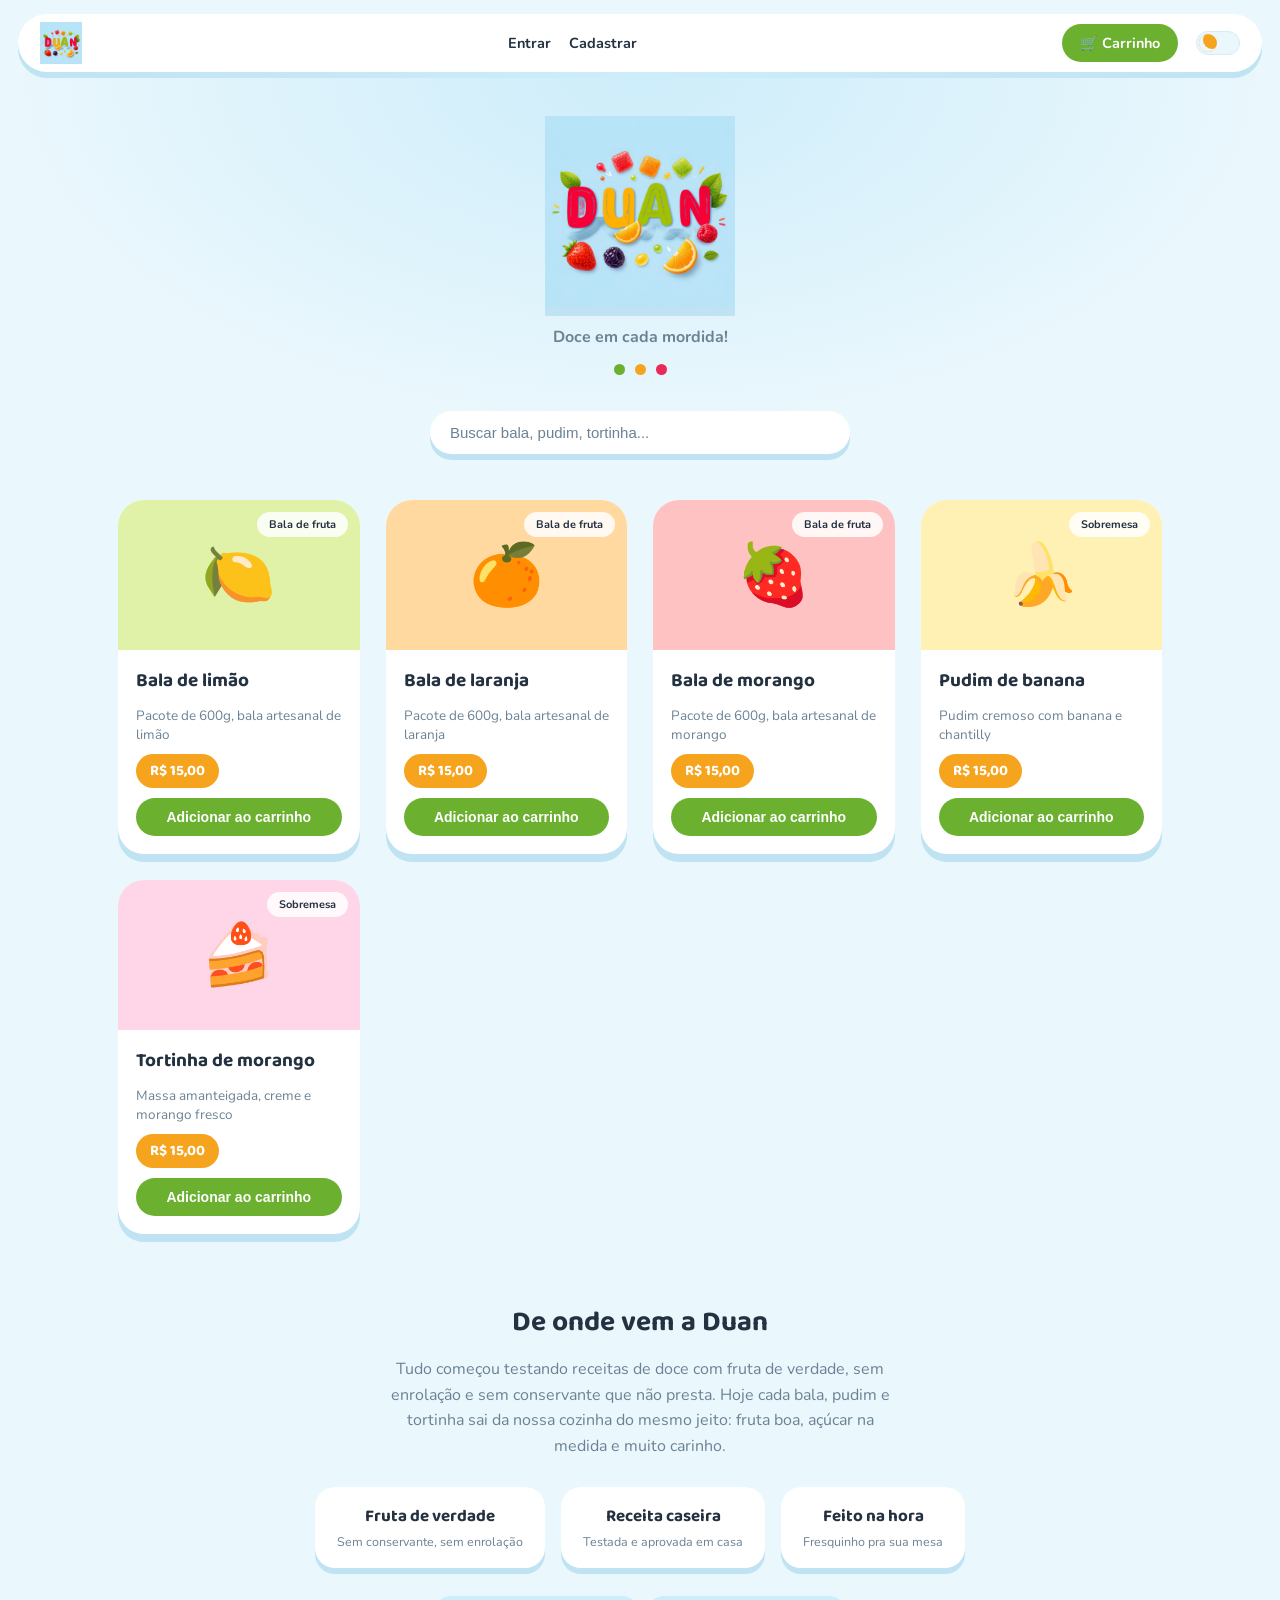
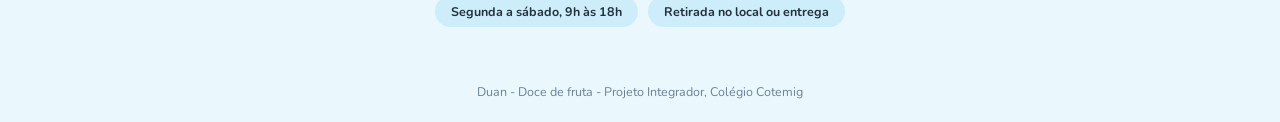
<file: docs/index.html>
<!DOCTYPE html>
<html lang="pt-BR">
<head>
  <meta charset="UTF-8">
  <meta name="viewport" content="width=device-width, initial-scale=1.0">
  <title>Duan - Cardápio</title>
  <link rel="preconnect" href="https://fonts.googleapis.com">
  <link rel="preconnect" href="https://fonts.gstatic.com" crossorigin>
  <link href="https://fonts.googleapis.com/css2?family=Baloo+2:wght@700;800&family=Nunito:wght@400;600;700&display=swap" rel="stylesheet">
  <link rel="stylesheet" href="css/style.css">
</head>
<body>

  <nav class="navbar">
    <a class="logo" href="index.html"><img src="../assets/logo-duan.png" alt="Duan"></a>
    <div class="links" id="areaConta">
      <a href="login.html">Entrar</a>
      <a href="cadastro.html">Cadastrar</a>
    </div>
    <div class="links">
      <a href="carrinho.html" class="btn-carrinho">
        🛒 Carrinho
        <span class="qtd" id="qtdCarrinho">0</span>
      </a>
      <button class="btn-tema" id="btnTema" aria-label="Alternar tema">
        <span class="trilha"><span class="bolinha"></span></span>
      </button>
    </div>
  </nav>

  <section class="hero">
    <img class="logo-grande" src="../assets/logo-duan.png" alt="Duan">
    <p>Doce em cada mordida!</p>
    <div class="pontinhos"><span></span><span></span><span></span></div>
  </section>

  <div class="busca-wrap">
    <input type="text" id="campoBusca" placeholder="Buscar bala, pudim, tortinha...">
  </div>

  <div class="grid-produtos" id="gridProdutos"></div>

  <section class="sobre">
    <h2>De onde vem a Duan</h2>
    <p>
      Tudo começou testando receitas de doce com fruta de verdade, sem enrolação e sem
      conservante que não presta. Hoje cada bala, pudim e tortinha sai da nossa cozinha
      do mesmo jeito: fruta boa, açúcar na medida e muito carinho.
    </p>
    <div class="fatos-fita">
      <div class="fato-pill">
        <strong>Fruta de verdade</strong>
        <span>Sem conservante, sem enrolação</span>
      </div>
      <div class="fato-pill">
        <strong>Receita caseira</strong>
        <span>Testada e aprovada em casa</span>
      </div>
      <div class="fato-pill">
        <strong>Feito na hora</strong>
        <span>Fresquinho pra sua mesa</span>
      </div>
    </div>
  </section>

  <div class="info-funcionamento">
    <span>Segunda a sábado, 9h às 18h</span>
    <span>Retirada no local ou entrega</span>
  </div>

  <footer>
    Duan - Doce de fruta - Projeto Integrador, Colégio Cotemig
  </footer>

  <script src="js/produtos.js"></script>
  <script src="js/carrinho.js"></script>
  <script src="js/auth.js"></script>
  <script src="js/tema.js"></script>
</body>
</html>
</file>
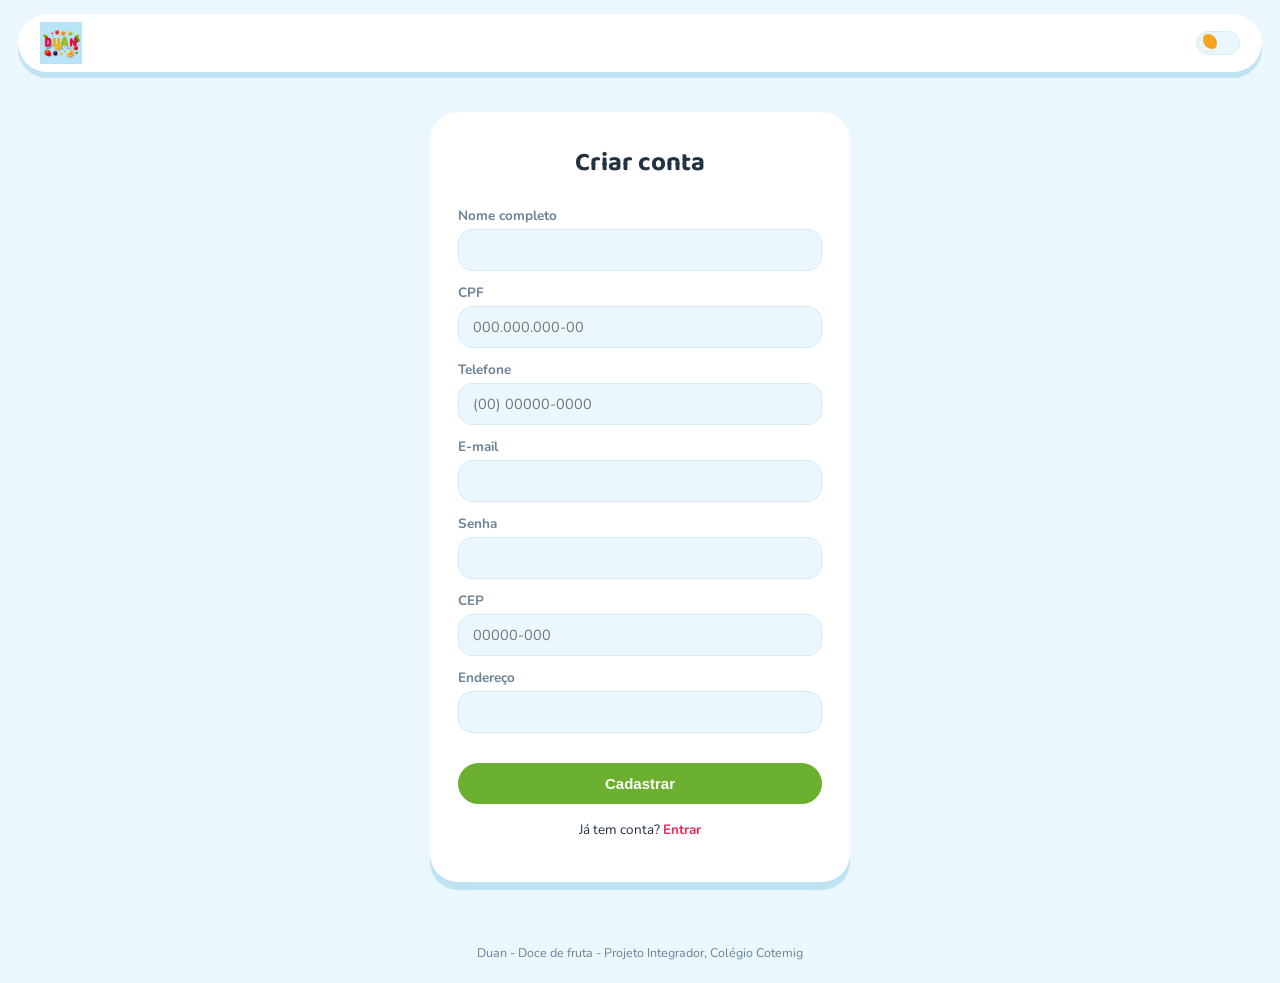
<file: docs/cadastro.html>
<!DOCTYPE html>
<html lang="pt-BR">
<head>
  <meta charset="UTF-8">
  <meta name="viewport" content="width=device-width, initial-scale=1.0">
  <title>Duan - Cadastro</title>
  <link rel="preconnect" href="https://fonts.googleapis.com">
  <link rel="preconnect" href="https://fonts.gstatic.com" crossorigin>
  <link href="https://fonts.googleapis.com/css2?family=Baloo+2:wght@700;800&family=Nunito:wght@400;600;700&display=swap" rel="stylesheet">
  <link rel="stylesheet" href="css/style.css">
</head>
<body>

  <nav class="navbar">
    <a class="logo" href="index.html"><img src="../assets/logo-duan.png" alt="Duan"></a>
    <div class="links">
      <button class="btn-tema" id="btnTema" aria-label="Alternar tema">
        <span class="trilha"><span class="bolinha"></span></span>
      </button>
    </div>
  </nav>

  <div class="form-box">
    <h2>Criar conta</h2>
    <form onsubmit="cadastrarCliente(event)">
      <label for="txtNome">Nome completo</label>
      <input type="text" id="txtNome" maxlength="100" required>

      <label for="txtCpf">CPF</label>
      <input type="text" id="txtCpf" inputmode="numeric" placeholder="000.000.000-00" maxlength="14" required>

      <label for="txtTelefone">Telefone</label>
      <input type="text" id="txtTelefone" inputmode="numeric" placeholder="(00) 00000-0000" maxlength="16" required>

      <label for="txtEmail">E-mail</label>
      <input type="email" id="txtEmail" maxlength="100" required>

      <label for="txtSenha">Senha</label>
      <input type="password" id="txtSenha" maxlength="50" required>

      <label for="txtCep">CEP</label>
      <input type="text" id="txtCep" inputmode="numeric" placeholder="00000-000" maxlength="9" required>

      <label for="txtEndereco">Endereço</label>
      <input type="text" id="txtEndereco" maxlength="150" required>

      <div class="erro" id="msgErro"></div>
      <button type="submit">Cadastrar</button>
    </form>
    <p class="troca">Já tem conta? <a href="login.html">Entrar</a></p>
  </div>

  <footer>Duan - Doce de fruta - Projeto Integrador, Colégio Cotemig</footer>

  <script src="js/mascara.js"></script>
  <script src="js/auth.js"></script>
  <script src="js/tema.js"></script>
</body>
</html>
</file>
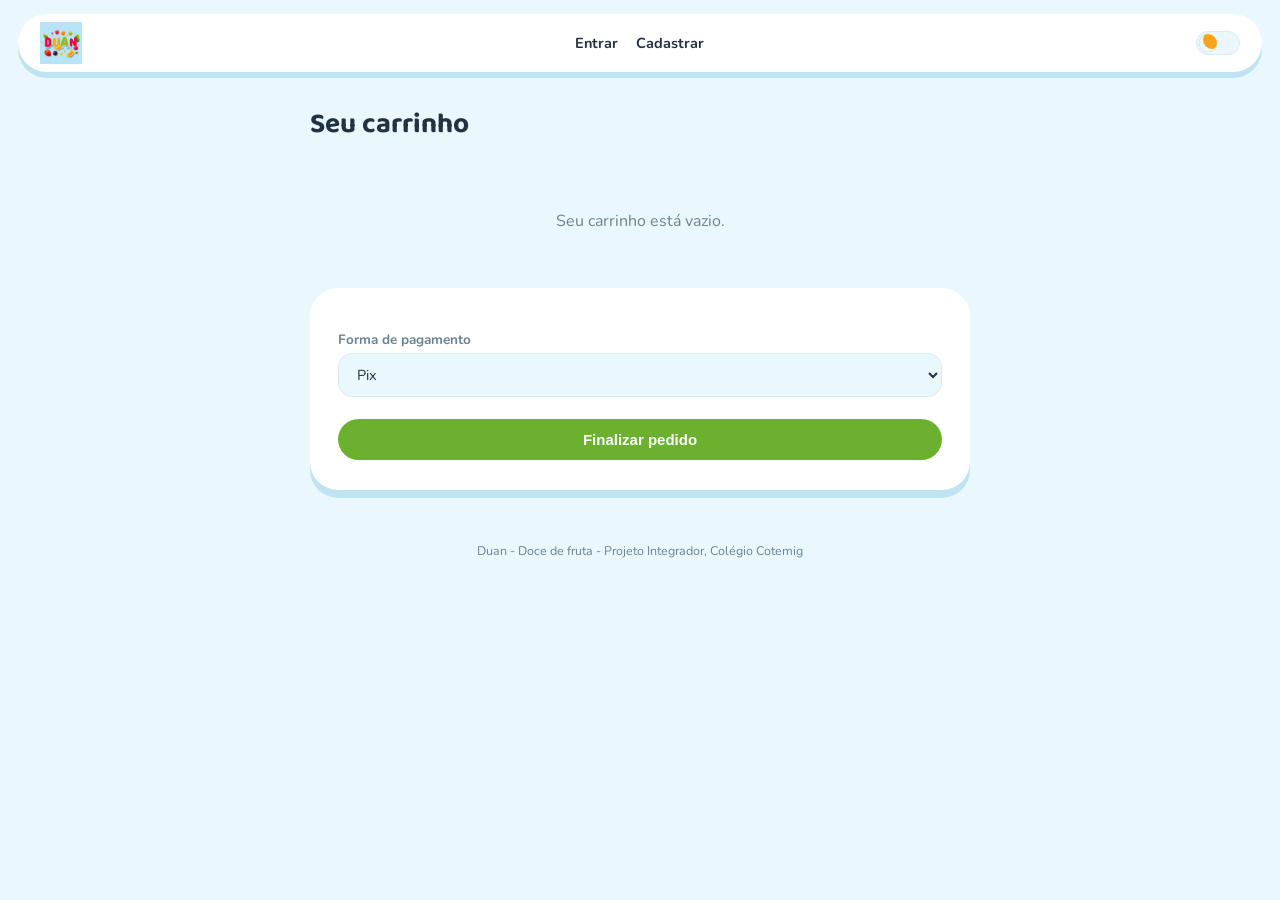
<file: docs/carrinho.html>
<!DOCTYPE html>
<html lang="pt-BR">
<head>
  <meta charset="UTF-8">
  <meta name="viewport" content="width=device-width, initial-scale=1.0">
  <title>Duan - Carrinho</title>
  <link rel="preconnect" href="https://fonts.googleapis.com">
  <link rel="preconnect" href="https://fonts.gstatic.com" crossorigin>
  <link href="https://fonts.googleapis.com/css2?family=Baloo+2:wght@700;800&family=Nunito:wght@400;600;700&display=swap" rel="stylesheet">
  <link rel="stylesheet" href="css/style.css">
</head>
<body>

  <nav class="navbar">
    <a class="logo" href="index.html"><img src="../assets/logo-duan.png" alt="Duan"></a>
    <div class="links" id="areaConta">
      <a href="login.html">Entrar</a>
      <a href="cadastro.html">Cadastrar</a>
    </div>
    <div class="links">
      <button class="btn-tema" id="btnTema" aria-label="Alternar tema">
        <span class="trilha"><span class="bolinha"></span></span>
      </button>
    </div>
  </nav>

  <div class="carrinho-wrap">
    <h2>Seu carrinho</h2>

    <div id="listaCarrinho"></div>

    <div class="resumo-total" id="resumoTotal">
      <span>Total</span>
      <span id="valorTotal">R$ 0,00</span>
    </div>

    <div class="form-box" style="margin: 0 0 20px; max-width: 100%;">
      <label for="cmbPagamento">Forma de pagamento</label>
      <select id="cmbPagamento">
        <option value="Pix">Pix</option>
        <option value="Cartão de crédito">Cartão de crédito</option>
        <option value="Cartão de débito">Cartão de débito</option>
        <option value="Dinheiro">Dinheiro</option>
      </select>

      <button type="button" onclick="finalizarPedido()">Finalizar pedido</button>
    </div>
  </div>

  <footer>Duan - Doce de fruta - Projeto Integrador, Colégio Cotemig</footer>

  <script src="js/produtos.js"></script>
  <script src="js/carrinho.js"></script>
  <script src="js/auth.js"></script>
  <script src="js/tema.js"></script>
</body>
</html>
</file>
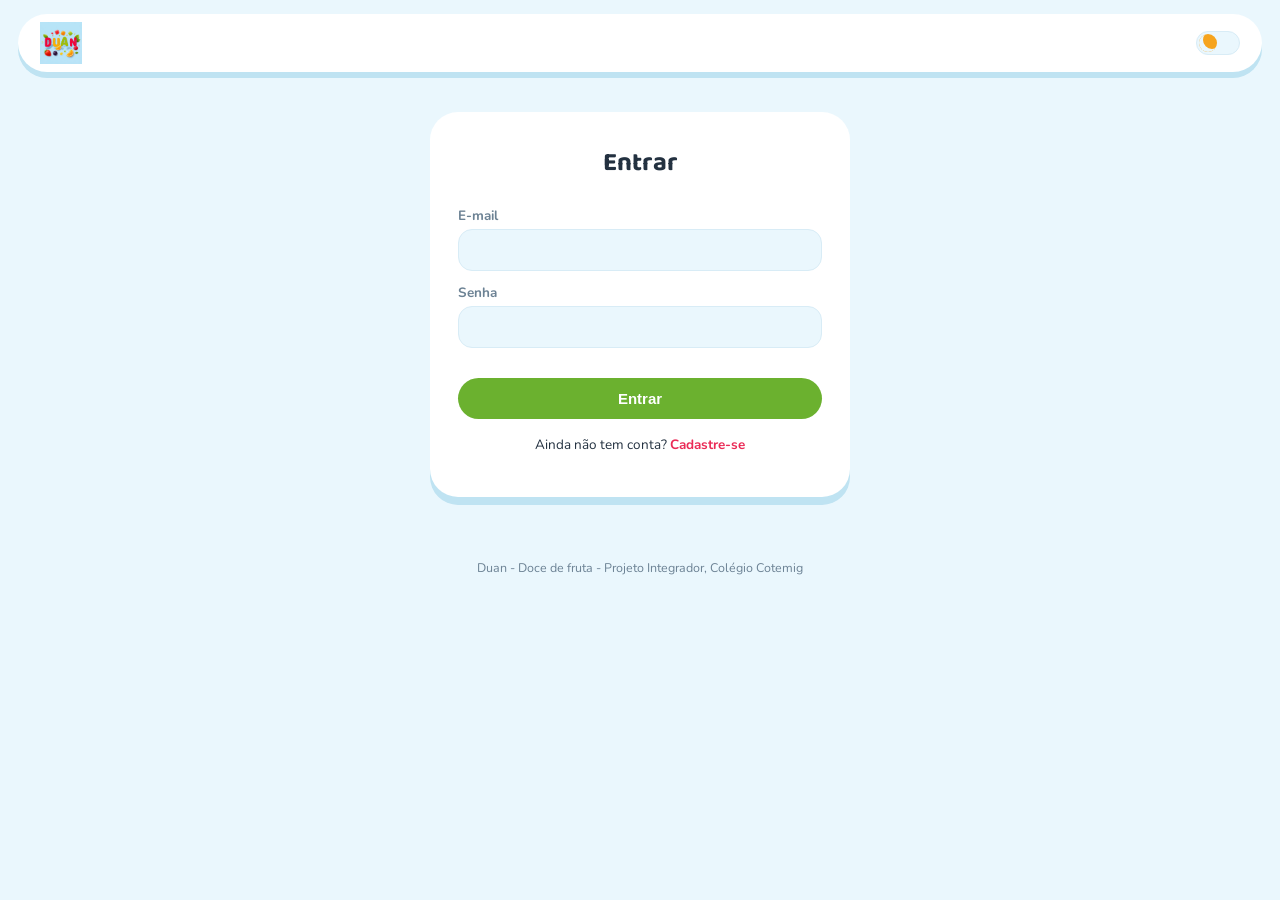
<file: docs/login.html>
<!DOCTYPE html>
<html lang="pt-BR">
<head>
  <meta charset="UTF-8">
  <meta name="viewport" content="width=device-width, initial-scale=1.0">
  <title>Duan - Entrar</title>
  <link rel="preconnect" href="https://fonts.googleapis.com">
  <link rel="preconnect" href="https://fonts.gstatic.com" crossorigin>
  <link href="https://fonts.googleapis.com/css2?family=Baloo+2:wght@700;800&family=Nunito:wght@400;600;700&display=swap" rel="stylesheet">
  <link rel="stylesheet" href="css/style.css">
</head>
<body>

  <nav class="navbar">
    <a class="logo" href="index.html"><img src="../assets/logo-duan.png" alt="Duan"></a>
    <div class="links">
      <button class="btn-tema" id="btnTema" aria-label="Alternar tema">
        <span class="trilha"><span class="bolinha"></span></span>
      </button>
    </div>
  </nav>

  <div class="form-box">
    <h2>Entrar</h2>
    <form onsubmit="fazerLogin(event)">
      <label for="txtEmail">E-mail</label>
      <input type="email" id="txtEmail" maxlength="100" required>

      <label for="txtSenha">Senha</label>
      <input type="password" id="txtSenha" maxlength="50" required>

      <div class="erro" id="msgErro"></div>
      <button type="submit">Entrar</button>
    </form>
    <p class="troca">Ainda não tem conta? <a href="cadastro.html">Cadastre-se</a></p>
  </div>

  <footer>Duan - Doce de fruta - Projeto Integrador, Colégio Cotemig</footer>

  <script src="js/auth.js"></script>
  <script src="js/tema.js"></script>
</body>
</html>
</file>
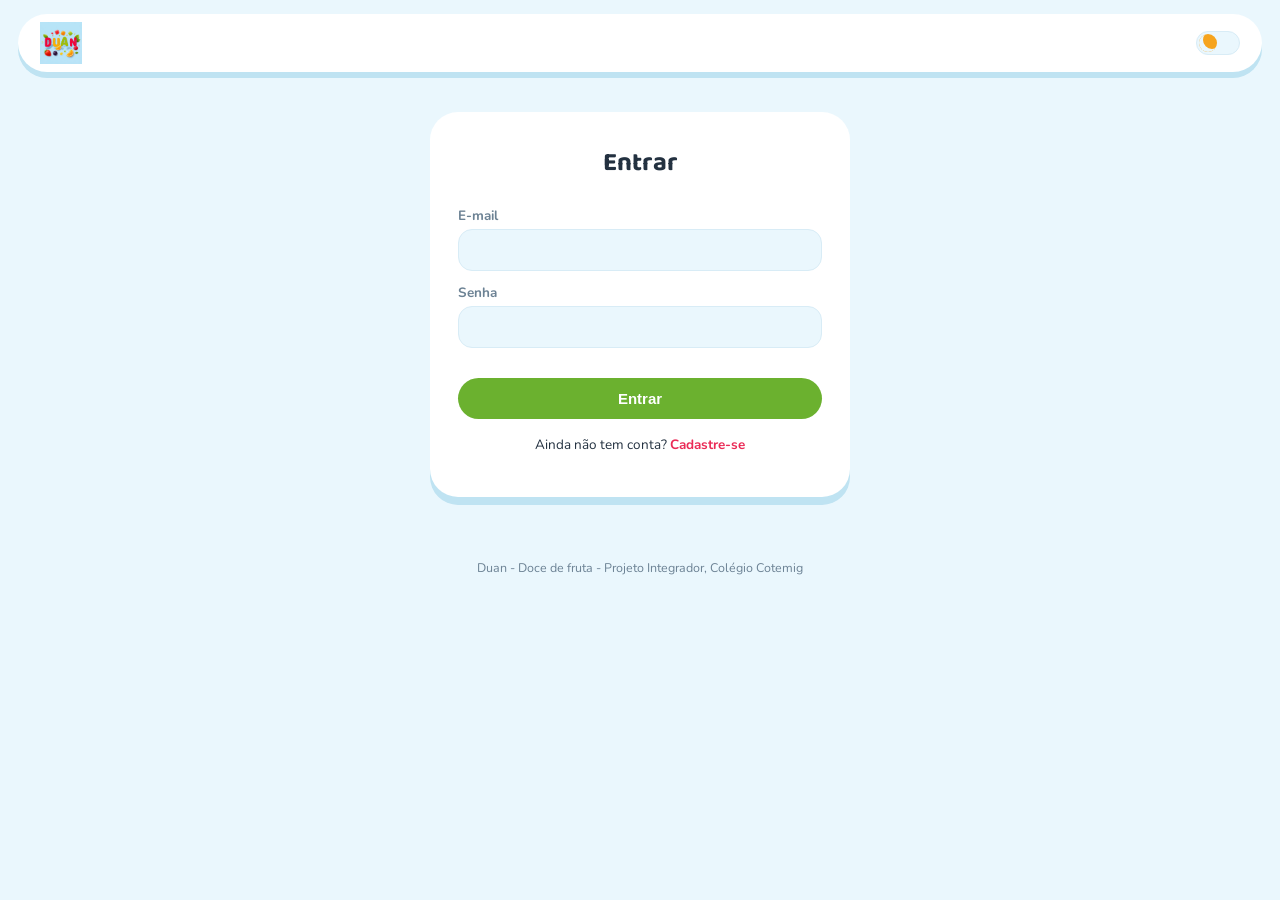
<file: docs/pedidos.html>
<!DOCTYPE html>
<html lang="pt-BR">
<head>
  <meta charset="UTF-8">
  <meta name="viewport" content="width=device-width, initial-scale=1.0">
  <title>Duan - Meus Pedidos</title>
  <link rel="preconnect" href="https://fonts.googleapis.com">
  <link rel="preconnect" href="https://fonts.gstatic.com" crossorigin>
  <link href="https://fonts.googleapis.com/css2?family=Baloo+2:wght@700;800&family=Nunito:wght@400;600;700&display=swap" rel="stylesheet">
  <link rel="stylesheet" href="css/style.css">
</head>
<body>

  <nav class="navbar">
    <a class="logo" href="index.html"><img src="../assets/logo-duan.png" alt="Duan"></a>
    <div class="links" id="areaConta">
      <a href="login.html">Entrar</a>
      <a href="cadastro.html">Cadastrar</a>
    </div>
    <div class="links">
      <button class="btn-tema" id="btnTema" aria-label="Alternar tema">
        <span class="trilha"><span class="bolinha"></span></span>
      </button>
    </div>
  </nav>

  <div class="pedidos-wrap">
    <h2>Meus pedidos</h2>
    <div id="listaPedidos"></div>
  </div>

  <footer>Duan - Doce de fruta - Projeto Integrador, Colégio Cotemig</footer>

  <script src="js/produtos.js"></script>
  <script src="js/auth.js"></script>
  <script src="js/pedidos.js"></script>
  <script src="js/tema.js"></script>
</body>
</html>
</file>
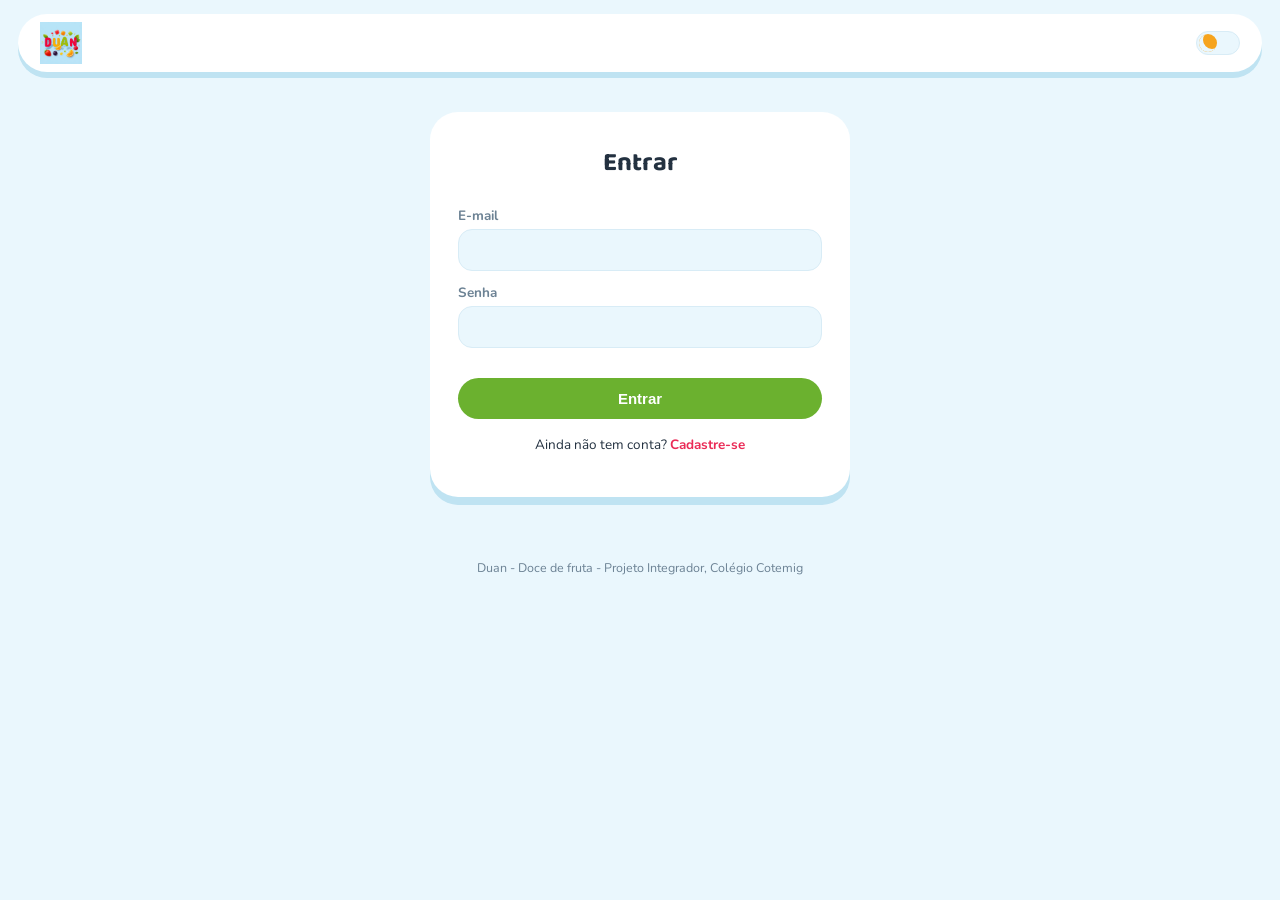
<file: docs/perfil.html>
<!DOCTYPE html>
<html lang="pt-BR">
<head>
  <meta charset="UTF-8">
  <meta name="viewport" content="width=device-width, initial-scale=1.0">
  <title>Duan - Perfil</title>
  <link rel="preconnect" href="https://fonts.googleapis.com">
  <link rel="preconnect" href="https://fonts.gstatic.com" crossorigin>
  <link href="https://fonts.googleapis.com/css2?family=Baloo+2:wght@700;800&family=Nunito:wght@400;600;700&display=swap" rel="stylesheet">
  <link rel="stylesheet" href="css/style.css">
</head>
<body>

  <nav class="navbar">
    <a class="logo" href="index.html"><img src="../assets/logo-duan.png" alt="Duan"></a>
    <div class="links" id="areaConta">
      <a href="login.html">Entrar</a>
      <a href="cadastro.html">Cadastrar</a>
    </div>
    <div class="links">
      <button class="btn-tema" id="btnTema" aria-label="Alternar tema">
        <span class="trilha"><span class="bolinha"></span></span>
      </button>
    </div>
  </nav>

  <div class="form-box">
    <div class="perfil-cabeca">
      <span class="perfil-avatar" id="avatarInicial"></span>
      <h2 style="margin:0;">Meus dados</h2>
    </div>
    <form onsubmit="salvarPerfil(event)">
      <label for="txtNome">Nome completo</label>
      <input type="text" id="txtNome" maxlength="100" required>

      <label for="txtCpf">CPF</label>
      <input type="text" id="txtCpf" inputmode="numeric" maxlength="14" required>

      <label for="txtTelefone">Telefone</label>
      <input type="text" id="txtTelefone" inputmode="numeric" maxlength="16" required>

      <label for="txtEmail">E-mail</label>
      <input type="email" id="txtEmail" maxlength="100" readonly>

      <label for="txtCep">CEP</label>
      <input type="text" id="txtCep" inputmode="numeric" maxlength="9" required>

      <label for="txtEndereco">Endereço</label>
      <input type="text" id="txtEndereco" maxlength="150" required>

      <button type="submit">Salvar alterações</button>
    </form>
    <p class="troca"><a href="javascript:sairLogin()">Sair da conta</a></p>
  </div>

  <footer>Duan - Doce de fruta - Projeto Integrador, Colégio Cotemig</footer>

  <script src="js/mascara.js"></script>
  <script src="js/auth.js"></script>
  <script src="js/perfil.js"></script>
  <script src="js/tema.js"></script>
</body>
</html>
</file>
<file: docs/css/style.css>
/* Duan - estilo compartilhado de todas as páginas
   Marca: doce de fruta de verdade. Fundo claro, azul-céu do logo, verde/laranja/vermelho
   das frutas. Visual arredondado, "pill shape" em botão e cartão - diferente do Don Pizza. */

:root {
  --bg: #eaf7fd;
  --bg-card: #ffffff;
  --azul: #cdedfa;
  --texto: #233140;
  --texto-fraco: #6c8294;
  --verde: #6bb12f;
  --vermelho: #ea2a56;
  --laranja: #f6a41e;
  --borda: #d8ecf6;
  --sombra: #bfe3f2;
  --fonte-display: 'Baloo 2', 'Segoe UI', Arial, sans-serif;
  --fonte-base: 'Nunito', 'Segoe UI', Arial, sans-serif;
}

[data-theme="dark"] {
  --bg: #0f1a22;
  --bg-card: #17262f;
  --azul: #15313e;
  --texto: #eaf7fd;
  --texto-fraco: #93aebd;
  --borda: #203444;
  --sombra: #000;
}

* { box-sizing: border-box; }

body {
  margin: 0;
  font-family: var(--fonte-base);
  background: var(--bg);
  color: var(--texto);
  transition: background 0.2s, color 0.2s;
}

a { color: inherit; text-decoration: none; }

/* ---------- Navbar: pílula flutuante ---------- */
.navbar {
  display: flex;
  align-items: center;
  justify-content: space-between;
  gap: 12px;
  flex-wrap: wrap;
  margin: 14px 18px 0;
  padding: 8px 22px;
  background: var(--bg-card);
  border-radius: 999px;
  box-shadow: 0 6px 0 var(--sombra);
}

.navbar .logo { display: flex; align-items: center; }
.navbar .logo img { height: 42px; display: block; }

.navbar .links {
  display: flex;
  align-items: center;
  gap: 18px;
  flex-wrap: wrap;
}

.navbar .links a, .navbar .links button {
  color: var(--texto);
  font-size: 14.5px;
  font-weight: 700;
  background: none;
  border: none;
  cursor: pointer;
  font-family: inherit;
}

.navbar .links a:hover, .navbar .links button:hover { color: var(--vermelho); }
.navbar .saudacao { color: var(--texto-fraco); font-size: 14px; font-weight: 400; }

.btn-carrinho {
  position: relative;
  background: var(--verde) !important;
  color: #fff !important;
  padding: 9px 18px;
  border-radius: 999px;
}
.btn-carrinho .qtd {
  position: absolute;
  top: -8px;
  right: -8px;
  background: var(--vermelho);
  color: #fff;
  border-radius: 50%;
  width: 20px;
  height: 20px;
  font-size: 12px;
  display: flex;
  align-items: center;
  justify-content: center;
}

/* ---------- Troca de tema (interruptor, sem emoji) ---------- */
.btn-tema { background: none; border: none; padding: 0; cursor: pointer; line-height: 0; }
.btn-tema .trilha {
  display: inline-block;
  width: 44px;
  height: 24px;
  border-radius: 12px;
  background: var(--bg);
  border: 1px solid var(--borda);
  position: relative;
}
.btn-tema .bolinha {
  position: absolute;
  top: 2px;
  left: 2px;
  width: 18px;
  height: 18px;
  border-radius: 50%;
  background: var(--laranja);
  box-shadow: 4px -3px 0 0 var(--bg) inset;
  transition: transform 0.2s, box-shadow 0.2s;
}
[data-theme="dark"] .btn-tema .bolinha {
  transform: translateX(20px);
  box-shadow: none;
}

/* ---------- Hero: faixa azul com o logo grande ---------- */
.hero {
  text-align: center;
  padding: 44px 20px 56px;
  margin: 0 0 10px;
  background: radial-gradient(ellipse at top, var(--azul), transparent 70%);
  border-radius: 0 0 48px 48px;
}
.hero img.logo-grande {
  width: 190px;
  max-width: 70vw;
  filter: drop-shadow(0 10px 0 var(--sombra));
}
.hero p { color: var(--texto-fraco); font-size: 16px; margin: 14px 0 0; font-weight: 700; }
.hero .pontinhos {
  display: flex;
  justify-content: center;
  gap: 10px;
  margin-top: 16px;
}
.hero .pontinhos span { width: 11px; height: 11px; border-radius: 50%; }
.hero .pontinhos span:nth-child(1) { background: var(--verde); }
.hero .pontinhos span:nth-child(2) { background: var(--laranja); }
.hero .pontinhos span:nth-child(3) { background: var(--vermelho); }

/* ---------- Busca ---------- */
.busca-wrap { display: flex; justify-content: center; padding: 0 20px 36px; margin-top: -30px; }
.busca-wrap input {
  width: 100%;
  max-width: 420px;
  padding: 13px 20px;
  border-radius: 999px;
  border: none;
  background: var(--bg-card);
  color: var(--texto);
  font-size: 15px;
  font-weight: 600;
  box-shadow: 0 6px 0 var(--sombra);
}
.busca-wrap input::placeholder { color: var(--texto-fraco); font-weight: 400; }

/* ---------- Grid de produtos ---------- */
.grid-produtos {
  display: grid;
  grid-template-columns: repeat(auto-fill, minmax(220px, 1fr));
  gap: 26px;
  padding: 10px 28px 46px;
  max-width: 1100px;
  margin: 0 auto;
}

.card-produto {
  position: relative;
  background: var(--bg-card);
  border: none;
  border-radius: 26px;
  display: flex;
  flex-direction: column;
  overflow: hidden;
  box-shadow: 0 8px 0 var(--sombra);
  transition: transform 0.15s;
}
.card-produto:hover { transform: translateY(-4px); }
.card-produto .foto-produto {
  position: relative;
  height: 150px;
  display: flex;
  align-items: center;
  justify-content: center;
}
.card-produto .emoji-produto { font-size: 60px; }
.card-produto .fita {
  position: absolute;
  top: 12px;
  right: 12px;
  left: auto;
  background: rgba(255,255,255,0.85);
  color: #233140;
  font-size: 11px;
  font-weight: 700;
  padding: 5px 12px;
  border-radius: 999px;
  transform: none;
  box-shadow: none;
}
.card-produto .info-produto {
  padding: 16px 18px 18px;
  display: flex;
  flex-direction: column;
  gap: 10px;
  flex-grow: 1;
}
.card-produto h3 { margin: 0; font-family: var(--fonte-display); font-size: 19px; }
.card-produto p { margin: 0; color: var(--texto-fraco); font-size: 13.5px; flex-grow: 1; }
.card-produto .preco {
  display: inline-block;
  align-self: flex-start;
  font-family: var(--fonte-display);
  font-size: 15px;
  font-weight: 700;
  color: #fff;
  background: var(--laranja);
  padding: 5px 14px;
  border-radius: 999px;
}
.card-produto button {
  background: var(--verde);
  color: #fff;
  border: none;
  padding: 11px;
  border-radius: 999px;
  cursor: pointer;
  font-size: 14px;
  font-weight: 700;
}
.card-produto button:hover { background: #5a9a27; }

/* ---------- Sobre: tira de cartõezinhos ---------- */
.sobre {
  text-align: center;
  max-width: 720px;
  margin: 20px auto 10px;
  padding: 0 20px;
}
.sobre h2 { font-family: var(--fonte-display); font-size: 28px; margin: 0 0 12px; }
.sobre p { color: var(--texto-fraco); line-height: 1.6; margin: 0 auto; max-width: 52ch; }

.fatos-fita {
  display: flex;
  flex-wrap: wrap;
  justify-content: center;
  gap: 16px;
  margin: 28px 0 10px;
}
.fato-pill {
  background: var(--bg-card);
  border-radius: 20px;
  padding: 16px 22px;
  box-shadow: 0 6px 0 var(--sombra);
  min-width: 150px;
}
.fato-pill strong { display: block; font-family: var(--fonte-display); font-size: 17px; }
.fato-pill span { color: var(--texto-fraco); font-size: 12.5px; }

.info-funcionamento {
  display: flex;
  justify-content: center;
  gap: 10px;
  flex-wrap: wrap;
  padding: 18px 20px 34px;
}
.info-funcionamento span {
  background: var(--azul);
  color: var(--texto);
  font-size: 12.5px;
  font-weight: 700;
  padding: 7px 16px;
  border-radius: 999px;
}

/* ---------- Footer ---------- */
footer {
  text-align: center;
  padding: 22px;
  color: var(--texto-fraco);
  font-size: 12.5px;
}

/* ---------- Formulários (login/cadastro/perfil) ---------- */
.form-box {
  max-width: 420px;
  margin: 40px auto;
  background: var(--bg-card);
  border: none;
  border-radius: 28px;
  padding: 30px 28px;
  box-shadow: 0 8px 0 var(--sombra);
}
.form-box h2 { font-family: var(--fonte-display); font-size: 26px; margin-top: 0; text-align: center; }
.form-box label { display: block; margin: 12px 0 4px; font-size: 13.5px; font-weight: 700; color: var(--texto-fraco); }
.form-box input, .form-box select {
  width: 100%;
  padding: 10px 14px;
  border-radius: 14px;
  border: 1px solid var(--borda);
  background: var(--bg);
  color: var(--texto);
  font-size: 14.5px;
  font-family: inherit;
}
.form-box button {
  width: 100%;
  margin-top: 22px;
  padding: 12px;
  background: var(--verde);
  color: #fff;
  border: none;
  border-radius: 999px;
  font-size: 15px;
  font-weight: 700;
  cursor: pointer;
}
.form-box .erro { color: var(--vermelho); font-size: 13px; margin-top: 8px; font-weight: 700; }
.form-box .troca { text-align: center; margin-top: 16px; font-size: 13.5px; }
.form-box .troca a { color: var(--vermelho); font-weight: 700; }

/* ---------- Carrinho ---------- */
.carrinho-wrap { max-width: 700px; margin: 30px auto; padding: 0 20px; }
.carrinho-wrap h2 { font-family: var(--fonte-display); font-size: 28px; }
.item-carrinho {
  display: flex;
  align-items: center;
  justify-content: space-between;
  background: var(--bg-card);
  border: none;
  border-radius: 20px;
  padding: 14px 18px;
  margin-bottom: 12px;
  box-shadow: 0 5px 0 var(--sombra);
}
.item-carrinho .nome { font-weight: 800; font-family: var(--fonte-display); }
.item-carrinho .qtd-controle button {
  background: var(--verde);
  color: #fff;
  border: none;
  width: 28px;
  height: 28px;
  border-radius: 50%;
  cursor: pointer;
  font-weight: 700;
}
.item-carrinho .remover { color: var(--vermelho); cursor: pointer; margin-left: 12px; font-weight: 700; font-size: 13px; }
.resumo-total {
  display: flex;
  justify-content: space-between;
  font-family: var(--fonte-display);
  font-size: 22px;
  font-weight: 700;
  margin: 20px 0;
  padding-top: 14px;
  border-top: 2px dashed var(--borda);
}
.carrinho-vazio { text-align: center; color: var(--texto-fraco); padding: 40px 0; }

/* ---------- Perfil ---------- */
.perfil-cabeca {
  display: flex;
  align-items: center;
  gap: 14px;
  justify-content: center;
  margin-bottom: 6px;
}
.perfil-avatar {
  width: 54px;
  height: 54px;
  border-radius: 50%;
  background: var(--verde);
  color: #fff;
  font-family: var(--fonte-display);
  font-size: 24px;
  display: flex;
  align-items: center;
  justify-content: center;
}

/* ---------- Pedidos ---------- */
.pedidos-wrap { max-width: 700px; margin: 30px auto; padding: 0 20px; }
.pedidos-wrap h2 { font-family: var(--fonte-display); font-size: 28px; }
.pedido-card {
  background: var(--bg-card);
  border: none;
  border-radius: 22px;
  padding: 18px 20px;
  margin-bottom: 18px;
  box-shadow: 0 7px 0 var(--sombra);
}
.pedido-card .topo {
  display: flex;
  justify-content: space-between;
  align-items: baseline;
  margin-bottom: 8px;
}
.pedido-card .numero { font-family: var(--fonte-display); font-size: 19px; }
.pedido-card .data { color: var(--texto-fraco); font-size: 13px; }
.pedido-card .linha-item { display: flex; justify-content: space-between; font-size: 14px; padding: 3px 0; }
.pedido-card .rodape {
  display: flex;
  justify-content: space-between;
  align-items: center;
  margin-top: 10px;
  padding-top: 10px;
  border-top: 1px dashed var(--borda);
}
.pedido-card .total { font-family: var(--fonte-display); font-size: 18px; color: var(--laranja); }
.status-badge {
  background: var(--verde);
  color: #fff;
  font-size: 12px;
  font-weight: 700;
  padding: 5px 12px;
  border-radius: 999px;
}
.pedidos-vazio { text-align: center; color: var(--texto-fraco); padding: 40px 0; }
</file>
